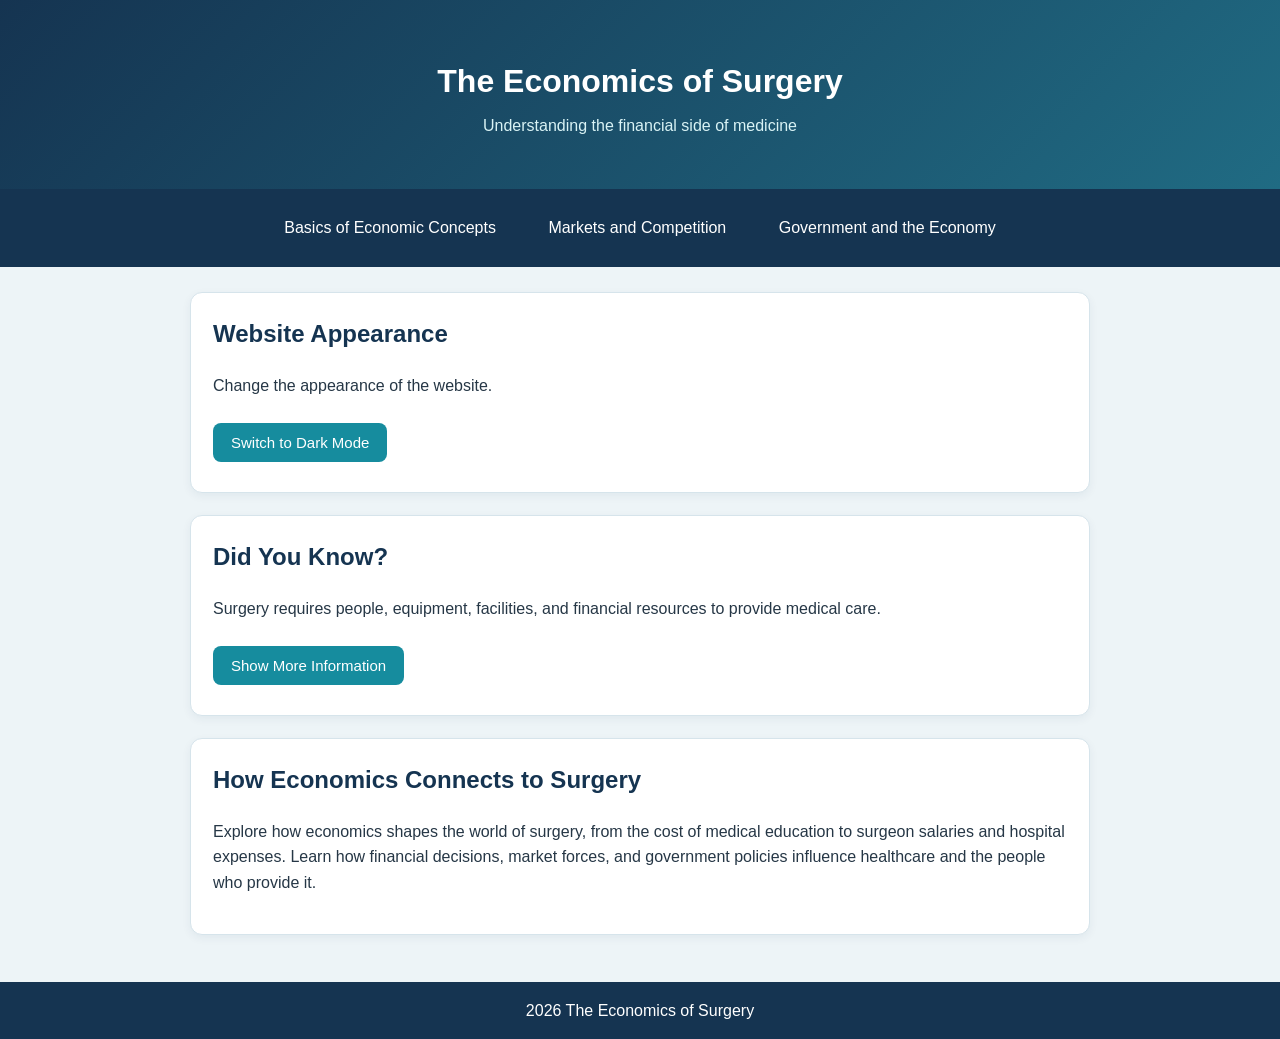
<file: index.html>
<!DOCTYPE html>
<html lang="en">
<head>
    <meta charset="UTF-8">
    <meta name="viewport" content="width=device-width, initial-scale=1.0">
    <title>The Economics of Surgery</title>
    <link rel="stylesheet" href="style.css">
    <script src="script.js"></script>
</head>
<body>

    <div id="reading-progress"></div>

    <header>
        <h1>The Economics of Surgery</h1>
        <p>Understanding the financial side of medicine</p>
    </header>

    <nav>
        <a href="basics.html">Basics of Economic Concepts</a>
        <a href="markets.html">Markets and Competition</a>
        <a href="government.html">Government and the Economy</a>
    </nav>

    <main>
        <section>
            <h2>Website Appearance</h2>
            <p>Change the appearance of the website.</p>

            <button
                id="theme-button"
                class="interactive-button"
                onclick="changeTheme()">
                Switch to Dark Mode
            </button>
        </section>

        <section>
            <h2>Did You Know?</h2>
            <p>
                Surgery requires people, equipment, facilities, and
                financial resources to provide medical care.
            </p>

            <button
                class="interactive-button"
                onclick="showInformation()">
                Show More Information
            </button>

            <p id="extra-information" class="hidden-information">
                Hospitals must balance their budgets while paying medical
                staff, purchasing equipment, and providing care to patients.
                These decisions involve scarcity, opportunity cost, and
                supply and demand.
            </p>
        </section>

        <section>
            <h2>How Economics Connects to Surgery</h2>
            <p>
                Explore how economics shapes the world of surgery, from the
                cost of medical education to surgeon salaries and hospital
                expenses. Learn how financial decisions, market forces, and
                government policies influence healthcare and the people who
                provide it.
            </p>
        </section>
    </main>

    <footer>
        <p>2026 The Economics of Surgery</p>
    </footer>

    <button id="back-to-top" onclick="scrollToTop()" aria-label="Back to top">
    ↑ Top
</button>
</body>
</html>
</file>
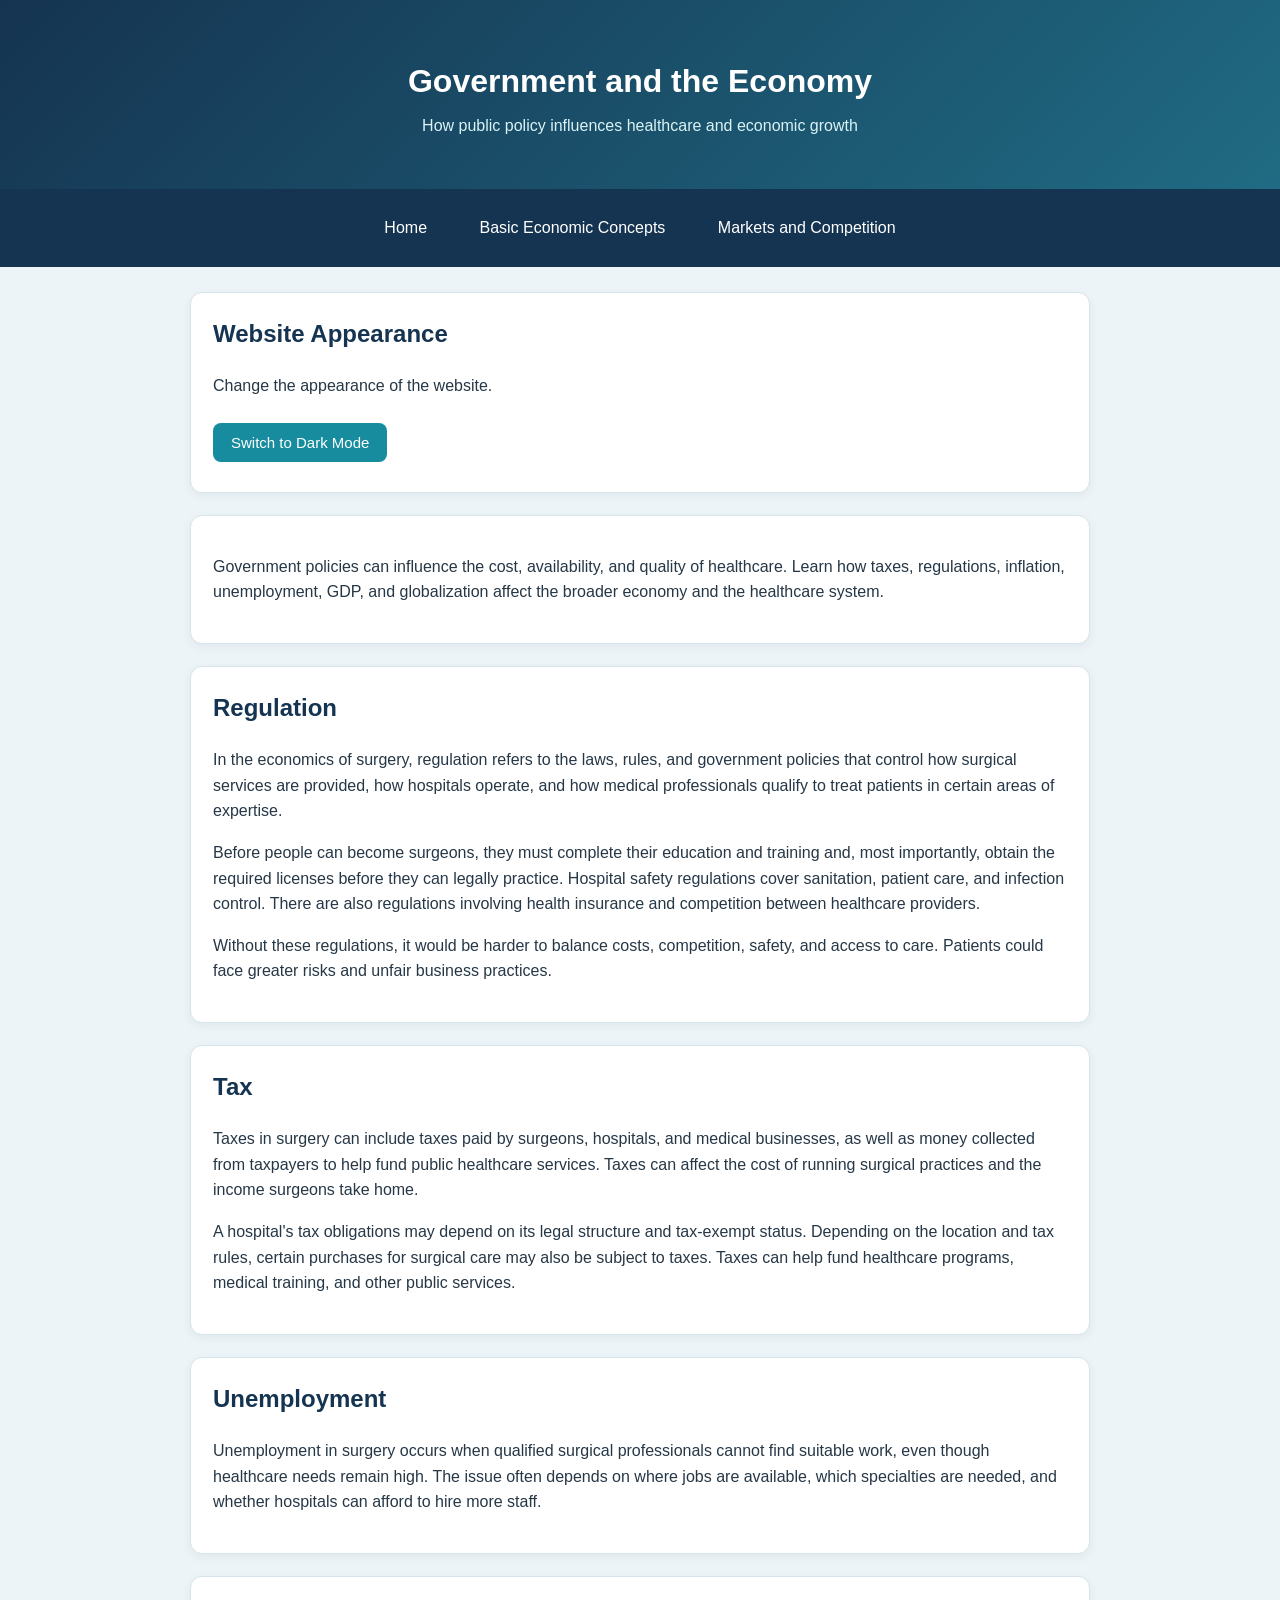
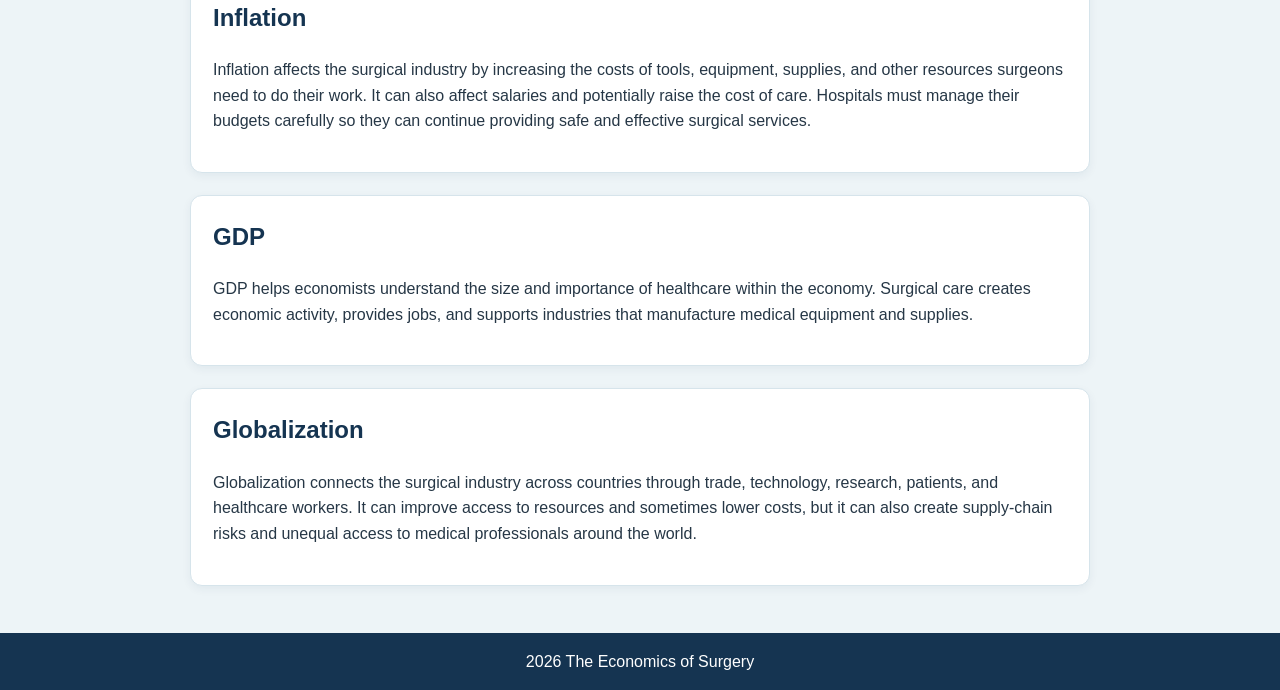
<file: government.html>
<!DOCTYPE html>
<html lang="en">
<head>
    <meta charset="UTF-8">
    <meta name="viewport" content="width=device-width, initial-scale=1.0">
    <title>Government and the Economy | The Economics of Surgery</title>
    <link rel="stylesheet" href="style.css">
    <script src="script.js"></script>
</head>
<body>

    <div id="reading-progress"></div>

    <header>
        <h1>Government and the Economy</h1>
        <p>How public policy influences healthcare and economic growth</p>
    </header>

    <nav>
        <a href="index.html">Home</a>
        <a href="basics.html">Basic Economic Concepts</a>
        <a href="markets.html">Markets and Competition</a>
    </nav>

    <main>
        <section>
            <h2>Website Appearance</h2>
            <p>Change the appearance of the website.</p>

            <button
                id="theme-button"
                class="interactive-button"
                onclick="changeTheme()">
                Switch to Dark Mode
            </button>
        </section>

        <section>
            <p>
                Government policies can influence the cost, availability,
                and quality of healthcare. Learn how taxes, regulations,
                inflation, unemployment, GDP, and globalization affect
                the broader economy and the healthcare system.
            </p>
        </section>

        <section>
            <h2>Regulation</h2>
            <p>
                In the economics of surgery, regulation refers to the
                laws, rules, and government policies that control how
                surgical services are provided, how hospitals operate,
                and how medical professionals qualify to treat patients
                in certain areas of expertise.
            </p>

            <p>
                Before people can become surgeons, they must complete
                their education and training and, most importantly,
                obtain the required licenses before they can legally
                practice. Hospital safety regulations cover sanitation,
                patient care, and infection control. There are also
                regulations involving health insurance and competition
                between healthcare providers.
            </p>

            <p>
                Without these regulations, it would be harder to balance
                costs, competition, safety, and access to care. Patients
                could face greater risks and unfair business practices.
            </p>
        </section>

        <section>
            <h2>Tax</h2>
            <p>
                Taxes in surgery can include taxes paid by surgeons,
                hospitals, and medical businesses, as well as money
                collected from taxpayers to help fund public healthcare
                services. Taxes can affect the cost of running surgical
                practices and the income surgeons take home.
            </p>

            <p>
                A hospital's tax obligations may depend on its legal
                structure and tax-exempt status. Depending on the location
                and tax rules, certain purchases for surgical care may
                also be subject to taxes. Taxes can help fund healthcare
                programs, medical training, and other public services.
            </p>
        </section>

        <section>
            <h2>Unemployment</h2>
            <p>
                Unemployment in surgery occurs when qualified surgical
                professionals cannot find suitable work, even though
                healthcare needs remain high. The issue often depends
                on where jobs are available, which specialties are
                needed, and whether hospitals can afford to hire more
                staff.
            </p>
        </section>

        <section>
            <h2>Inflation</h2>
            <p>
                Inflation affects the surgical industry by increasing
                the costs of tools, equipment, supplies, and other
                resources surgeons need to do their work. It can also
                affect salaries and potentially raise the cost of care.
                Hospitals must manage their budgets carefully so they
                can continue providing safe and effective surgical
                services.
            </p>
        </section>

        <section>
            <h2>GDP</h2>
            <p>
                GDP helps economists understand the size and importance
                of healthcare within the economy. Surgical care creates
                economic activity, provides jobs, and supports industries
                that manufacture medical equipment and supplies.
            </p>
        </section>

        <section>
            <h2>Globalization</h2>
            <p>
                Globalization connects the surgical industry across
                countries through trade, technology, research, patients,
                and healthcare workers. It can improve access to resources
                and sometimes lower costs, but it can also create
                supply-chain risks and unequal access to medical
                professionals around the world.
            </p>
        </section>
    </main>

    <footer>
        <p>2026 The Economics of Surgery</p>
    </footer>

    <button id="back-to-top" onclick="scrollToTop()" aria-label="Back to top">
    ↑ Top
</button>
</body>
</html>
</file>
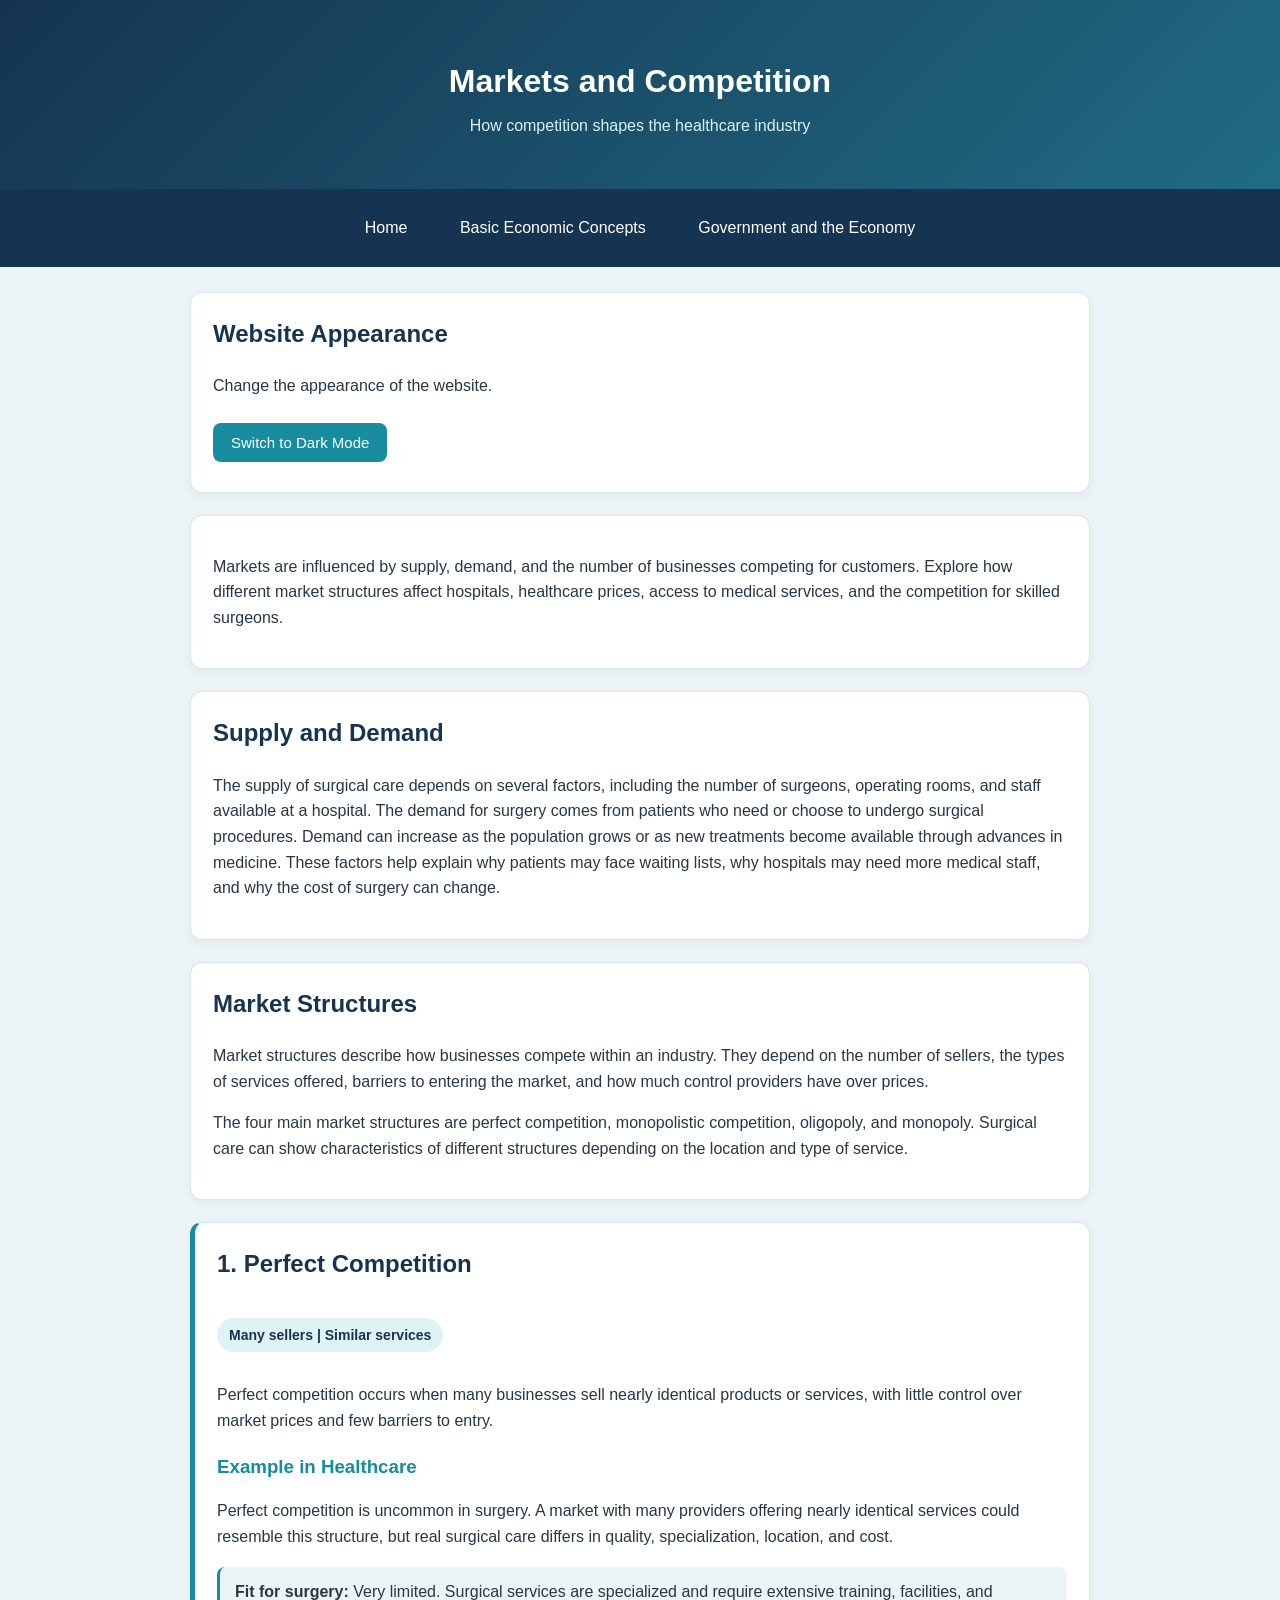
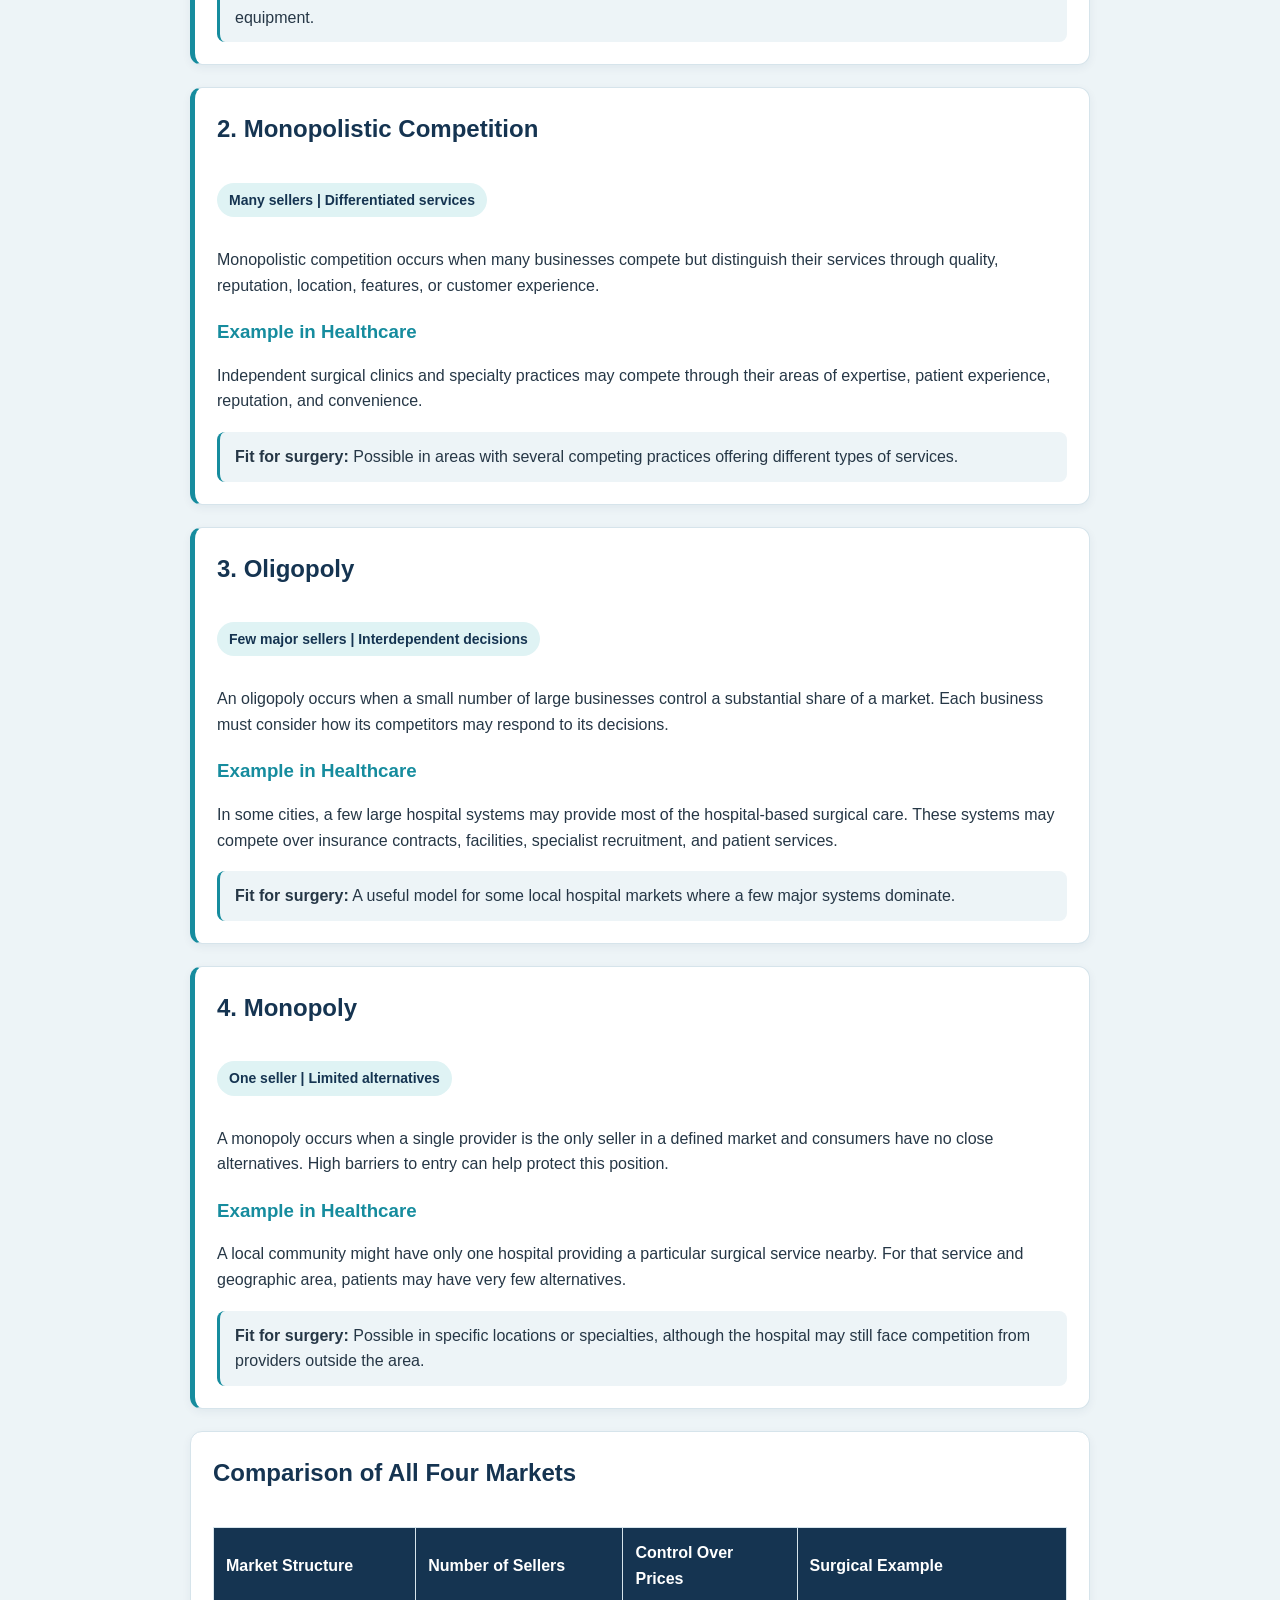
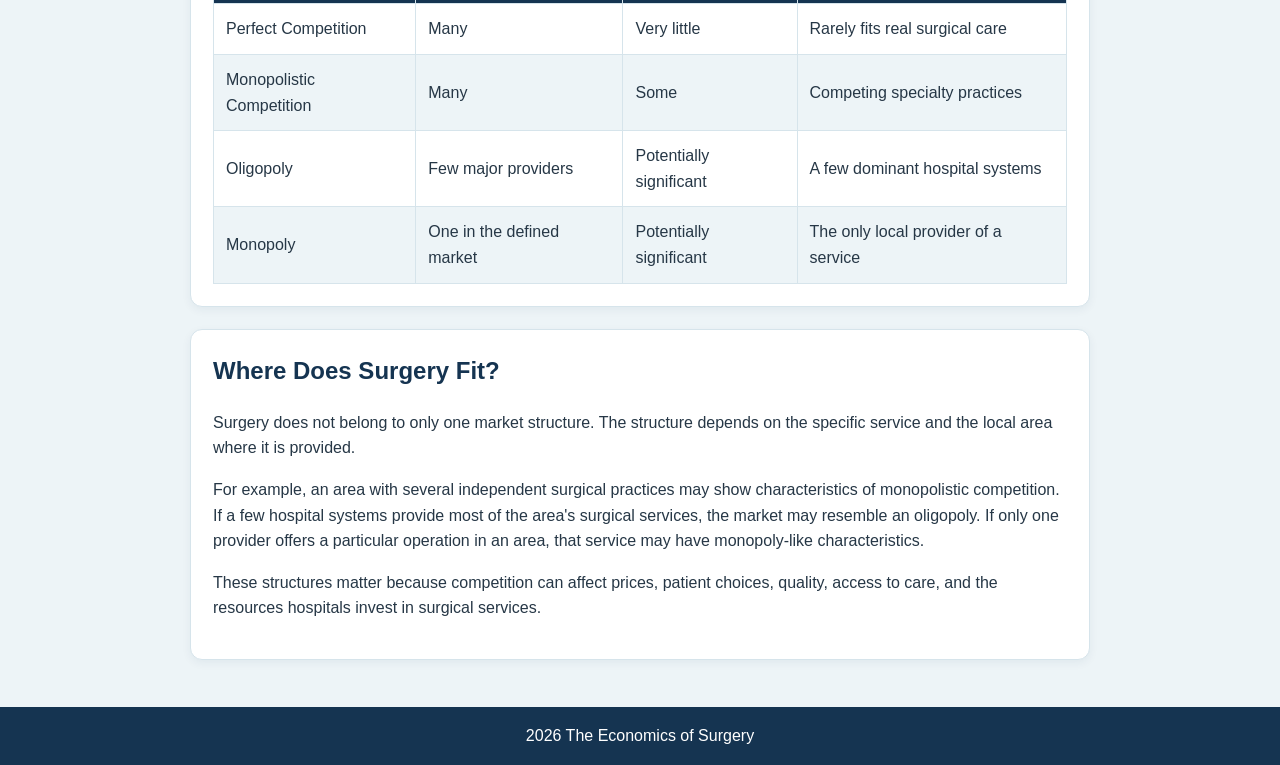
<file: markets.html>
<!DOCTYPE html>
<html lang="en">
<head>
    <meta charset="UTF-8">
    <meta name="viewport" content="width=device-width, initial-scale=1.0">
    <title>Markets and Competition | The Economics of Surgery</title>
    <link rel="stylesheet" href="style.css">
    <script src="script.js"></script>
</head>
<body>

    <div id="reading-progress"></div>

    <header>
        <h1>Markets and Competition</h1>
        <p>How competition shapes the healthcare industry</p>
    </header>

    <nav>
        <a href="index.html">Home</a>
        <a href="basics.html">Basic Economic Concepts</a>
        <a href="government.html">Government and the Economy</a>
    </nav>

    <main>
        <section>
            <h2>Website Appearance</h2>
            <p>Change the appearance of the website.</p>

            <button
                id="theme-button"
                class="interactive-button"
                onclick="changeTheme()">
                Switch to Dark Mode
            </button>
        </section>

        <section>
            <p>
                Markets are influenced by supply, demand, and the number
                of businesses competing for customers. Explore how
                different market structures affect hospitals, healthcare
                prices, access to medical services, and the competition
                for skilled surgeons.
            </p>
        </section>

        <section>
            <h2>Supply and Demand</h2>
            <p>
                The supply of surgical care depends on several factors,
                including the number of surgeons, operating rooms, and
                staff available at a hospital. The demand for surgery
                comes from patients who need or choose to undergo surgical
                procedures. Demand can increase as the population grows
                or as new treatments become available through advances
                in medicine. These factors help explain why patients may
                face waiting lists, why hospitals may need more medical
                staff, and why the cost of surgery can change.
            </p>
        </section>

        <section>
            <h2>Market Structures</h2>
            <p>
                Market structures describe how businesses compete within
                an industry. They depend on the number of sellers, the
                types of services offered, barriers to entering the
                market, and how much control providers have over prices.
            </p>

            <p>
                The four main market structures are perfect competition,
                monopolistic competition, oligopoly, and monopoly.
                Surgical care can show characteristics of different
                structures depending on the location and type of service.
            </p>
        </section>

        <section class="market-card">
            <h2>1. Perfect Competition</h2>

            <p class="market-type">Many sellers | Similar services</p>

            <p>
                Perfect competition occurs when many businesses sell
                nearly identical products or services, with little
                control over market prices and few barriers to entry.
            </p>

            <h3>Example in Healthcare</h3>
            <p>
                Perfect competition is uncommon in surgery. A market
                with many providers offering nearly identical services
                could resemble this structure, but real surgical care
                differs in quality, specialization, location, and cost.
            </p>

            <p class="market-fit">
                <strong>Fit for surgery:</strong> Very limited. Surgical
                services are specialized and require extensive training,
                facilities, and equipment.
            </p>
        </section>

        <section class="market-card">
            <h2>2. Monopolistic Competition</h2>

            <p class="market-type">Many sellers | Differentiated services</p>

            <p>
                Monopolistic competition occurs when many businesses
                compete but distinguish their services through quality,
                reputation, location, features, or customer experience.
            </p>

            <h3>Example in Healthcare</h3>
            <p>
                Independent surgical clinics and specialty practices
                may compete through their areas of expertise, patient
                experience, reputation, and convenience.
            </p>

            <p class="market-fit">
                <strong>Fit for surgery:</strong> Possible in areas
                with several competing practices offering different
                types of services.
            </p>
        </section>

        <section class="market-card">
            <h2>3. Oligopoly</h2>

            <p class="market-type">Few major sellers | Interdependent decisions</p>

            <p>
                An oligopoly occurs when a small number of large
                businesses control a substantial share of a market.
                Each business must consider how its competitors may
                respond to its decisions.
            </p>

            <h3>Example in Healthcare</h3>
            <p>
                In some cities, a few large hospital systems may provide
                most of the hospital-based surgical care. These systems
                may compete over insurance contracts, facilities,
                specialist recruitment, and patient services.
            </p>

            <p class="market-fit">
                <strong>Fit for surgery:</strong> A useful model for
                some local hospital markets where a few major systems
                dominate.
            </p>
        </section>

        <section class="market-card">
            <h2>4. Monopoly</h2>

            <p class="market-type">One seller | Limited alternatives</p>

            <p>
                A monopoly occurs when a single provider is the only
                seller in a defined market and consumers have no close
                alternatives. High barriers to entry can help protect
                this position.
            </p>

            <h3>Example in Healthcare</h3>
            <p>
                A local community might have only one hospital providing
                a particular surgical service nearby. For that service
                and geographic area, patients may have very few
                alternatives.
            </p>

            <p class="market-fit">
                <strong>Fit for surgery:</strong> Possible in specific
                locations or specialties, although the hospital may
                still face competition from providers outside the area.
            </p>
        </section>

        <section>
            <h2>Comparison of All Four Markets</h2>

            <div class="table-container">
                <table class="market-table">
                    <thead>
                        <tr>
                            <th>Market Structure</th>
                            <th>Number of Sellers</th>
                            <th>Control Over Prices</th>
                            <th>Surgical Example</th>
                        </tr>
                    </thead>

                    <tbody>
                        <tr>
                            <td>Perfect Competition</td>
                            <td>Many</td>
                            <td>Very little</td>
                            <td>Rarely fits real surgical care</td>
                        </tr>

                        <tr>
                            <td>Monopolistic Competition</td>
                            <td>Many</td>
                            <td>Some</td>
                            <td>Competing specialty practices</td>
                        </tr>

                        <tr>
                            <td>Oligopoly</td>
                            <td>Few major providers</td>
                            <td>Potentially significant</td>
                            <td>A few dominant hospital systems</td>
                        </tr>

                        <tr>
                            <td>Monopoly</td>
                            <td>One in the defined market</td>
                            <td>Potentially significant</td>
                            <td>The only local provider of a service</td>
                        </tr>
                    </tbody>
                </table>
            </div>
        </section>

        <section>
            <h2>Where Does Surgery Fit?</h2>

            <p>
                Surgery does not belong to only one market structure.
                The structure depends on the specific service and the
                local area where it is provided.
            </p>

            <p>
                For example, an area with several independent surgical
                practices may show characteristics of monopolistic
                competition. If a few hospital systems provide most of
                the area's surgical services, the market may resemble
                an oligopoly. If only one provider offers a particular
                operation in an area, that service may have
                monopoly-like characteristics.
            </p>

            <p>
                These structures matter because competition can affect
                prices, patient choices, quality, access to care, and
                the resources hospitals invest in surgical services.
            </p>
        </section>
    </main>

    <footer>
        <p>2026 The Economics of Surgery</p>
    </footer>

    <button id="back-to-top" onclick="scrollToTop()" aria-label="Back to top">
    ↑ Top
</button>
</body>
</html>
</file>
<file: style.css>
:root {
    --primary: #153451;
    --secondary: #168c9e;
    --background: #edf4f7;
    --text: #263746;
    --accent: #a8e6e8;
    --card: #ffffff;
    --border: #d6e4eb;
}


body {
    margin: 0;
    font-family: Arial, sans-serif;
    background-color: var(--background);
    color: var(--text);
    line-height: 1.6;
    transition: background-color 0.3s ease, color 0.3s ease;
}


header {
    background: linear-gradient(135deg, var(--primary), #206b83);
    color: white;
    text-align: center;
    padding: 35px 20px;
}

header h1 {
    margin-bottom: 5px;
}


header p {
    margin-top: 0;
    color: #d9f3f5;
}


nav {
    background-color: var(--primary);
    padding: 12px;
    text-align: center;
}

nav a {
    display: inline-block;
    color: white;
    text-decoration: none;
    margin: 5px 8px;
    padding: 9px 16px;
    border-radius: 25px;
    transition: all 0.3s ease;
}

nav a:hover {
    background-color: var(--accent);
    color: var(--primary);
    transform: translateY(-3px);
}

main {
    max-width: 900px;
    margin: auto;
    padding: 25px;
}

section {
    background-color: var(--card);
    margin-bottom: 22px;
    padding: 22px;
    border-radius: 12px;
    border: 1px solid var(--border);
    box-shadow: 0 3px 10px rgba(21, 52, 81, 0.06);
    transition: transform 0.25s ease, box-shadow 0.25s ease,
                background-color 0.3s ease;
}

section:hover {
    transform: translateY(-3px);
    box-shadow: 0 7px 18px rgba(21, 52, 81, 0.12);
}

h2 {
    color: var(--primary);
    margin-top: 0;
}

h3 {
    color: var(--secondary);
}

/* Footer */
footer {
    background-color: var(--primary);
    color: white;
    text-align: center;
    padding: 16px;
}

footer p {
    margin: 0;
}

main img {
    display: block;
    max-width: 100%;
    width: 450px;
    height: auto;
    margin: 25px auto;
    border-radius: 12px;
    box-shadow: 0 5px 15px rgba(21, 52, 81, 0.15);
    transition: transform 0.3s ease;
}

main img:hover {
    transform: scale(1.02);
}

.factor-card {
    border-left: 5px solid var(--secondary);
}

.factor-card h2 {
    margin-bottom: 12px;
}

.factor-card p {
    margin-bottom: 12px;
}

.factor-card .example {
    background-color: var(--background);
    padding: 12px 15px;
    border-radius: 8px;
    border-left: 3px solid var(--accent);
    margin-bottom: 0;
}

.market-card {
    border-left: 5px solid var(--secondary);
}

.market-card h2 {
    margin-top: 0;
}

.market-card h3 {
    color: var(--secondary);
    margin-bottom: 5px;
}

.market-type {
    display: inline-block;
    background-color: #dff3f4;
    color: var(--primary);
    padding: 6px 12px;
    border-radius: 20px;
    font-size: 14px;
    font-weight: bold;
}

.market-fit {
    background-color: var(--background);
    padding: 12px 15px;
    border-radius: 8px;
    border-left: 3px solid var(--secondary);
    margin-top: 18px;
    margin-bottom: 0;
}

.table-container {
    width: 100%;
    overflow-x: auto;
}

.market-table {
    width: 100%;
    border-collapse: collapse;
    margin-top: 15px;
    text-align: left;
}

.market-table th {
    background-color: var(--primary);
    color: white;
}

.market-table th,
.market-table td {
    padding: 12px;
    border: 1px solid var(--border);
}

.market-table tbody tr:nth-child(even) {
    background-color: var(--background);
}

.market-table tbody tr {
    transition: background-color 0.2s ease;
}

.market-table tbody tr:hover {
    background-color: #d9f0f2;
}

/* Interactive buttons */
.interactive-button {
    background-color: var(--secondary);
    color: white;
    border: none;
    padding: 11px 18px;
    border-radius: 8px;
    cursor: pointer;
    font-size: 15px;
    margin: 8px 0;
    transition: all 0.25s ease;
}

.interactive-button:hover {
    background-color: var(--primary);
    transform: translateY(-2px);
    box-shadow: 0 4px 10px rgba(21, 52, 81, 0.2);
}

/* Keyboard focus for links and buttons */
nav a:focus-visible,
button:focus-visible {
    outline: 3px solid #f4b942;
    outline-offset: 3px;
}

/* Extra information on the homepage */
.hidden-information {
    display: none;
}

/* Dark mode */
body.dark-mode {
    --background: #172633;
    --text: #e2edf4;
    --card: #243746;
    --border: #3b5263;
    --primary: #10202d;
    --secondary: #35b9c4;
    --accent: #285c66;
}

/* Dark mode headings */
body.dark-mode h2,
body.dark-mode h3 {
    color: #8de1e5;
}

/* Dark mode header and footer */
body.dark-mode header {
    background: linear-gradient(135deg, #101e2b, #1b4558);
}

body.dark-mode nav,
body.dark-mode footer {
    background-color: #101e2b;
}

/* Dark mode examples and labels */
body.dark-mode .example,
body.dark-mode .market-fit,
body.dark-mode .market-type {
    background-color: #304858;
    color: #e2edf4;
}

/* Dark mode table */
body.dark-mode .market-table th {
    background-color: #10202d;
}

body.dark-mode .market-table td {
    border-color: #455e6e;
}

body.dark-mode .market-table tbody tr:nth-child(even) {
    background-color: #304858;
}

body.dark-mode .market-table tbody tr:hover {
    background-color: #3b5968;
}

/* Dark mode buttons */
body.dark-mode .interactive-button {
    background-color: #168c9e;
    color: white;
}

body.dark-mode .interactive-button:hover {
    background-color: #236575;
}

/* Smaller screens */
@media (max-width: 600px) {
    header {
        padding: 25px 15px;
    }

    header h1 {
        font-size: 26px;
    }

    nav {
        padding: 10px;
    }

    nav a {
        margin: 4px;
        padding: 8px 12px;
    }

    main {
        padding: 15px;
    }

    section {
        padding: 17px;
    }

    .market-table th,
    .market-table td {
        padding: 8px;
        font-size: 14px;
    }
}

/* Smooth scrolling */
html {
    scroll-behavior: smooth;
}

#back-to-top {
    position: fixed;
    bottom: 25px;
    right: 25px;
    z-index: 1000;
    padding: 12px 16px;
    border: none;
    border-radius: 25px;
    background-color: var(--secondary);
    color: white;
    font-size: 15px;
    cursor: pointer;
    box-shadow: 0 3px 10px rgba(0, 0, 0, 0.2);

    opacity: 0;
    visibility: hidden;
    transition: all 0.3s ease;
}

#back-to-top.show {
    opacity: 1;
    visibility: visible;
}

#back-to-top:hover {
    background-color: var(--primary);
    transform: translateY(-3px);
}

/* Sections fade in when scrolling */
.fade-in {
    opacity: 0;
    transform: translateY(20px);
    transition: opacity 0.7s ease, transform 0.7s ease;
}

/* Keep the hover effect on animated sections */
section.fade-in.visible:hover {
    transform: translateY(-3px);
}

/* Show the section */
.fade-in.visible {
    opacity: 1;
    transform: translateY(0);
}

/* Reading progress bar */
#reading-progress {
    position: fixed;
    top: 0;
    left: 0;
    width: 0%;
    height: 5px;
    background-color: var(--secondary);
    z-index: 2000;
    transition: width 0.1s ease;
}
</file>
